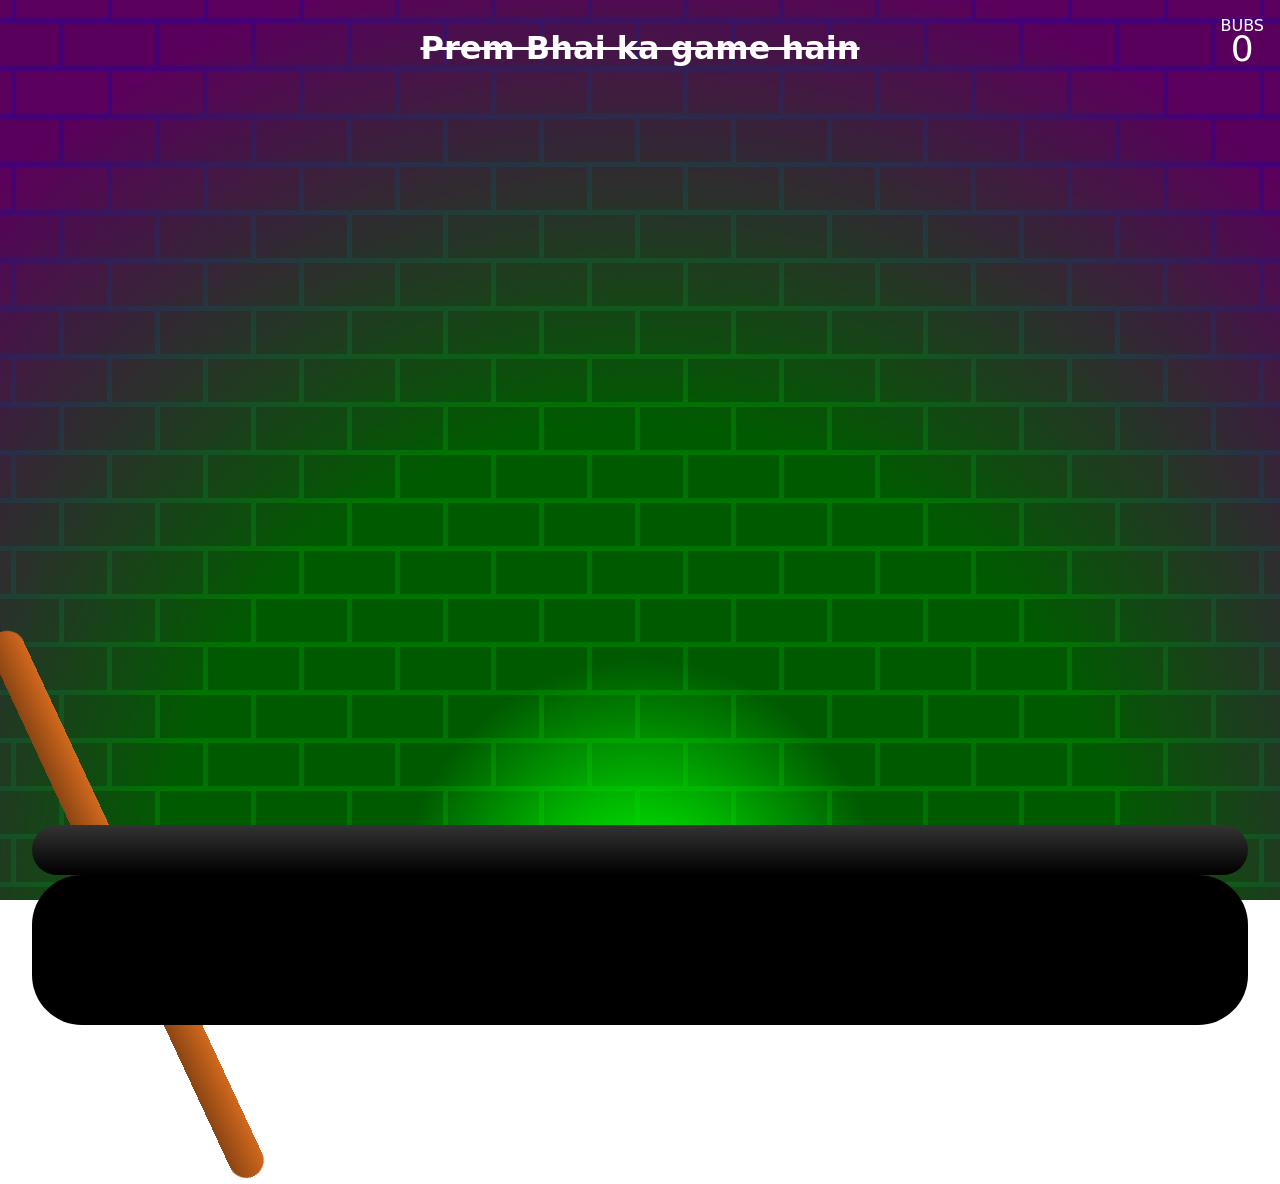
<file: bubblepop.html>
<!DOCTYPE html>
<html lang="en">
<head>
    <meta charset="UTF-8">
    <title>Document</title>
    <link rel="stylesheet" href="bubblrpop.css">
</head>
<body>
    <div id='bricks'></div>
<h1 id='info'>Prem Bhai ka game hain </h1>
<div id='bubble_machine'></div>
<div id='spoon'></div>
<div id='pot'></div>

<div id='bubs_counter'>BUBS<span>0</span></div>
<div id='bubs_timer'>10</div>
<script src="bubblepop.js"></script>
</body>
</html>
</file>
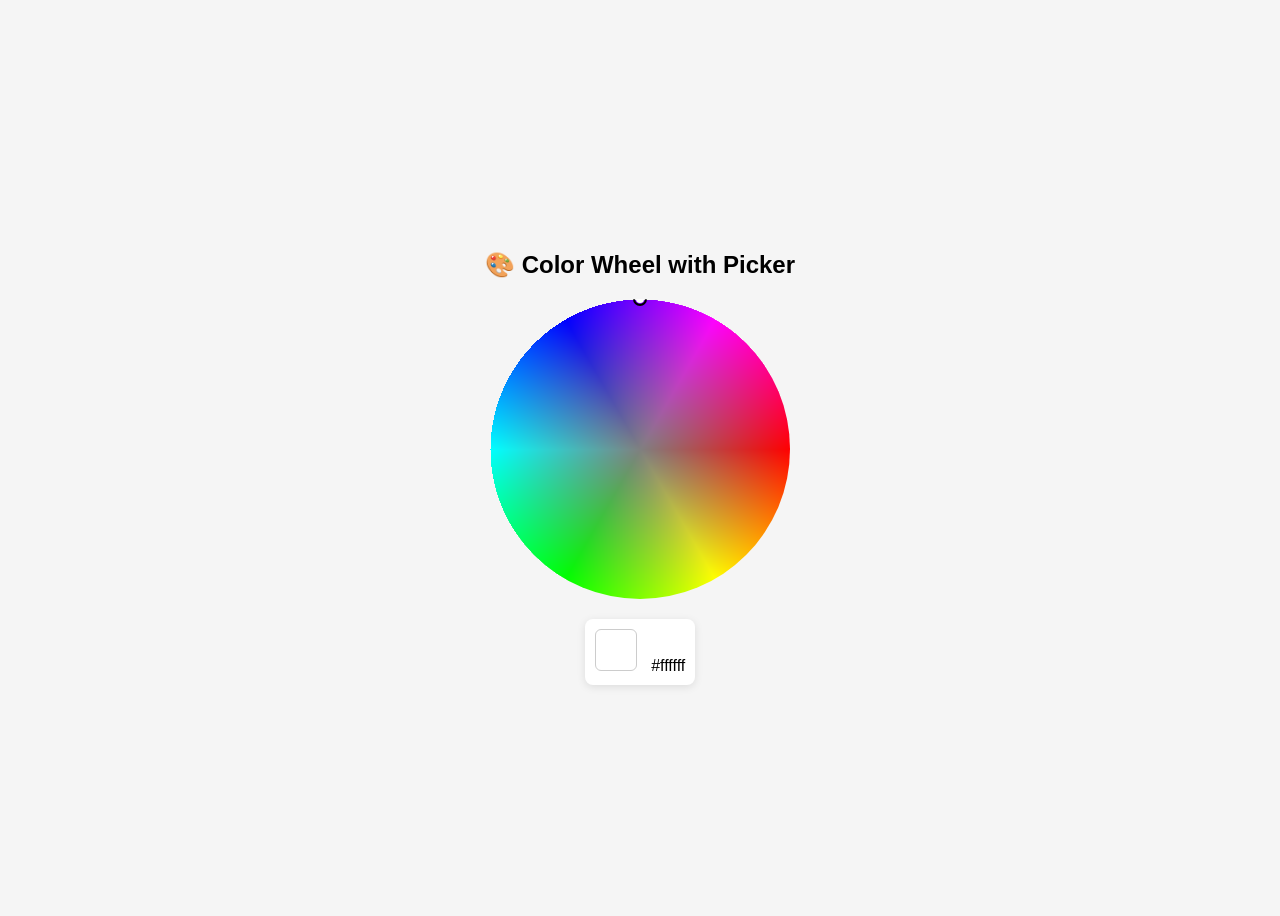
<file: colorwheel.html>
<!DOCTYPE html>
<html lang="en">
<head>
  <meta charset="UTF-8">
  <meta name="viewport" content="width=device-width, initial-scale=1.0">
  <title>Color Wheel with Picker</title>
  <style>
    body {
      display: flex;
      flex-direction: column;
      align-items: center;
      justify-content: center;
      height: 100vh;
      background: #f5f5f5;
      font-family: Arial, sans-serif;
    }
    canvas {
      cursor: crosshair;
      border-radius: 50%;
    }
    .output {
      margin-top: 20px;
      padding: 10px;
      background: white;
      border-radius: 8px;
      box-shadow: 0 2px 8px rgba(0,0,0,0.1);
      text-align: center;
    }
    .color-box {
      width: 40px;
      height: 40px;
      display: inline-block;
      border-radius: 6px;
      border: 1px solid #ccc;
      margin-right: 10px;
    }
  </style>
</head>
<body>
  <h2>🎨 Color Wheel with Picker</h2>
  <canvas id="wheel" width="300" height="300"></canvas>
  <div class="output">
    <span class="color-box" id="preview"></span>
    <span id="hex">#ffffff</span>
  </div>

  <script>
    const canvas = document.getElementById('wheel');
    const ctx = canvas.getContext('2d');
    const radius = canvas.width / 2;
    let picker = {x: radius, y: 0}; // picker starts at top

    // Draw smooth color wheel
    function drawWheel() {
      const image = ctx.createImageData(canvas.width, canvas.height);
      const data = image.data;

      for (let y = 0; y < canvas.height; y++) {
        for (let x = 0; x < canvas.width; x++) {
          const dx = x - radius;
          const dy = y - radius;
          const d = Math.sqrt(dx*dx + dy*dy);

          if (d <= radius) {
            let angle = Math.atan2(dy, dx) * 180 / Math.PI;
            if (angle < 0) angle += 360;
            const color = hslToRgb(angle / 360, d / radius, 0.5);

            const index = (y * canvas.width + x) * 4;
            data[index] = color[0];
            data[index+1] = color[1];
            data[index+2] = color[2];
            data[index+3] = 255;
          }
        }
      }
      ctx.putImageData(image, 0, 0);
    }

    // Convert HSL → RGB
    function hslToRgb(h, s, l) {
      let r, g, b;
      if (s === 0) {
        r = g = b = l; 
      } else {
        const hue2rgb = (p, q, t) => {
          if (t < 0) t += 1;
          if (t > 1) t -= 1;
          if (t < 1/6) return p + (q - p) * 6 * t;
          if (t < 1/2) return q;
          if (t < 2/3) return p + (q - p) * (2/3 - t) * 6;
          return p;
        };
        const q = l < 0.5 ? l * (1 + s) : l + s - l * s;
        const p = 2 * l - q;
        r = hue2rgb(p, q, h + 1/3);
        g = hue2rgb(p, q, h);
        b = hue2rgb(p, q, h - 1/3);
      }
      return [Math.round(r*255), Math.round(g*255), Math.round(b*255)];
    }

    // RGB → HEX
    function rgbToHex(r, g, b) {
      return "#" + [r, g, b].map(v => {
        const hex = v.toString(16);
        return hex.length === 1 ? "0" + hex : hex;
      }).join('');
    }

    // Draw Picker
    function drawPicker() {
      ctx.beginPath();
      ctx.arc(picker.x, picker.y, 6, 0, Math.PI * 2);
      ctx.strokeStyle = "#000";
      ctx.lineWidth = 2;
      ctx.stroke();
      ctx.beginPath();
      ctx.arc(picker.x, picker.y, 4, 0, Math.PI * 2);
      ctx.fillStyle = "#fff";
      ctx.fill();
    }

    // Get color under picker
    function updateColor(x, y) {
      const pixel = ctx.getImageData(x, y, 1, 1).data;
      const hex = rgbToHex(pixel[0], pixel[1], pixel[2]);
      document.getElementById("preview").style.background = hex;
      document.getElementById("hex").textContent = hex;
    }

    // Mouse move picker
    canvas.addEventListener("mousedown", e => {
      function move(ev) {
        const rect = canvas.getBoundingClientRect();
        const x = ev.clientX - rect.left;
        const y = ev.clientY - rect.top;
        const dx = x - radius, dy = y - radius;
        if (Math.sqrt(dx*dx + dy*dy) <= radius) {
          picker.x = x; picker.y = y;
          redraw();
          updateColor(x, y);
        }
      }
      document.addEventListener("mousemove", move);
      document.addEventListener("mouseup", () => {
        document.removeEventListener("mousemove", move);
      }, {once: true});
    });

    function redraw() {
      drawWheel();
      drawPicker();
    }

    // Initialize
    redraw();
    updateColor(picker.x, picker.y);
  </script>
</body>
</html>
</file>
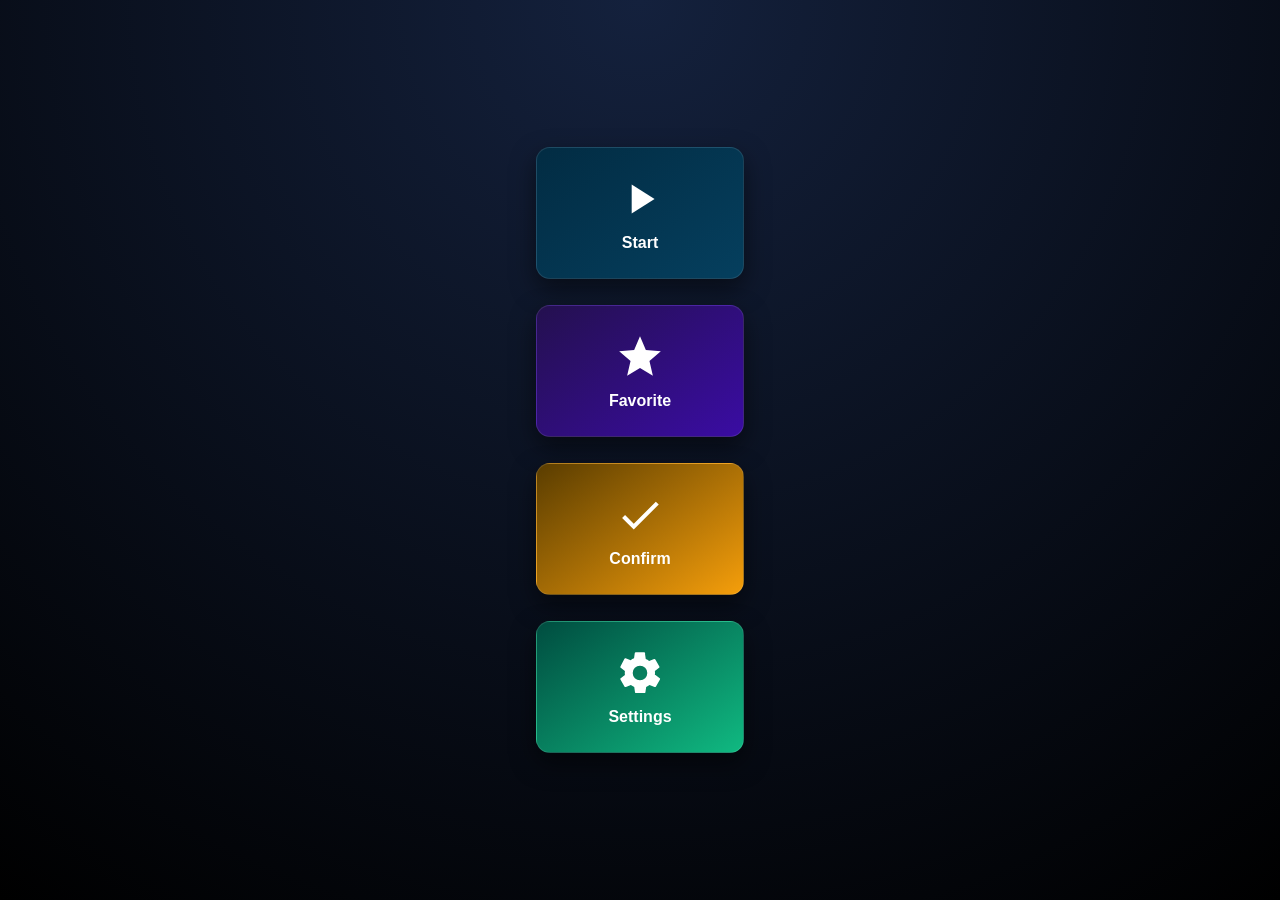
<file: fancybuttons.html>
<!DOCTYPE html>
<html>
<head>
    <title>Page Title</title>
    <link rel="stylesheet" href="fancybutons.css">
</head>
<body>
    <!-- Page content goes here -->
     <main class="wrap">
  <button class="btn-3d btn-1">
    <div class="inner">
      <svg viewBox="0 0 24 24">
        <path d="M8 5v14l11-7z" />
      </svg>
      <div class="label">Start</div>
    </div>
  </button>

  <button class="btn-3d btn-2">
    <div class="inner">
      <svg viewBox="0 0 24 24">
        <path d="M12 17.27 18.18 21l-1.64-7.03L22 9.24l-7.19-.61L12 2 9.19 8.63 2 9.24l5.46 4.73L5.82 21z" />
      </svg>
      <div class="label">Favorite</div>
    </div>
  </button>

  <button class="btn-3d btn-3">
    <div class="inner">
      <svg viewBox="0 0 24 24">
        <path d="M9 16.17 4.83 12l-1.42 1.41L9 19 21 7l-1.41-1.41z" />
      </svg>
      <div class="label">Confirm</div>
    </div>
  </button>

  <button class="btn-3d btn-4">
    <div class="inner">
      <svg viewBox="0 0 24 24">
        <path d="M19.14 12.94c.04-.31.06-.63.06-.94s-.02-.63-.06-.94l2.03-1.58a.5.5 0 0 0 .12-.64l-1.92-3.32a.5.5 0 0 0-.6-.22l-2.39.96a7.025 7.025 0 0 0-1.62-.94l-.36-2.54A.5.5 0 0 0 14 2h-4a.5.5 0 0 0-.5.42l-.36 2.54c-.59.23-1.13.54-1.62.94l-2.39-.96a.5.5 0 0 0-.6.22L2.61 8.84a.5.5 0 0 0 .12.64l2.03 1.58c-.04.31-.06.63-.06.94s.02.63.06.94l-2.03 1.58a.5.5 0 0 0-.12.64l1.92 3.32c.14.24.43.34.7.22l2.39-.96c.49.4 1.03.71 1.62.94l.36 2.54a.5.5 0 0 0 .5.42h4a.5.5 0 0 0 .5-.42l.36-2.54c.59-.23 1.13-.54 1.62-.94l2.39.96c.27.11.56.02.7-.22l1.92-3.32a.5.5 0 0 0-.12-.64l-2.03-1.58zM12 15.5A3.5 3.5 0 1 1 15.5 12 3.5 3.5 0 0 1 12 15.5z" />
      </svg>
      <div class="label">Settings</div>
    </div>
  </button>
</main>
<script src="fancybuttons.js"></script>
</body>
</html>
</file>
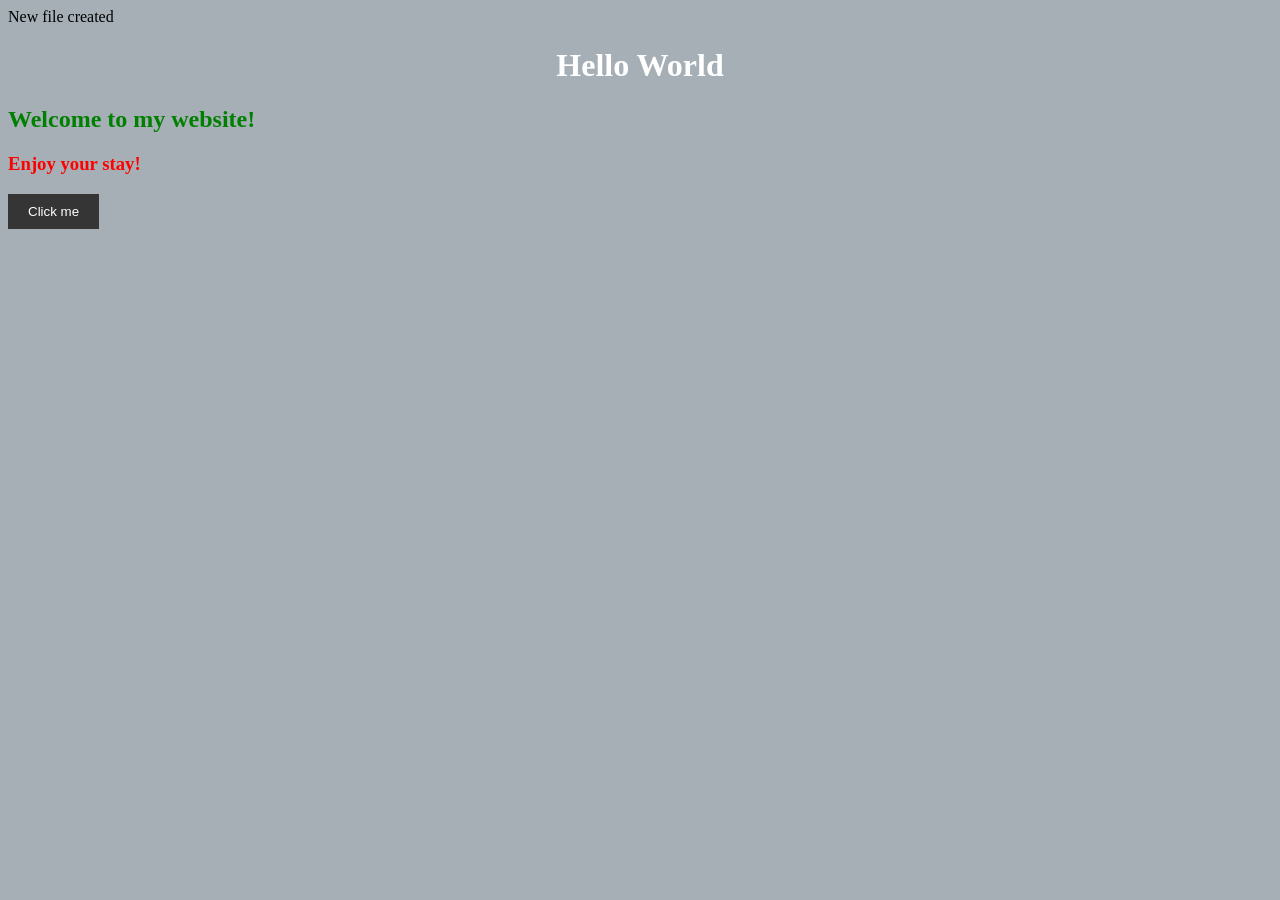
<file: html.html>
<!DOCTYPE html>
<html lang="en">
<head>
    <meta charset="UTF-8">
    <title>Document</title>
    <link rel="stylesheet" href="css.css">
</head>
<body>
    <div>New file created</div>
    <h1>Hello World</h1>
    <h2>Welcome to my website!</h2>
    <h3>Enjoy your stay!</h3>
    <script>
        const transition = {
            duration: 500,
            easing: 'ease-in-out',
            transition: 'opacity'
        }
    </script>
    <button style="background-color: rgb(54, 53, 53);">Click me</button>
</body>
</html>
</file>
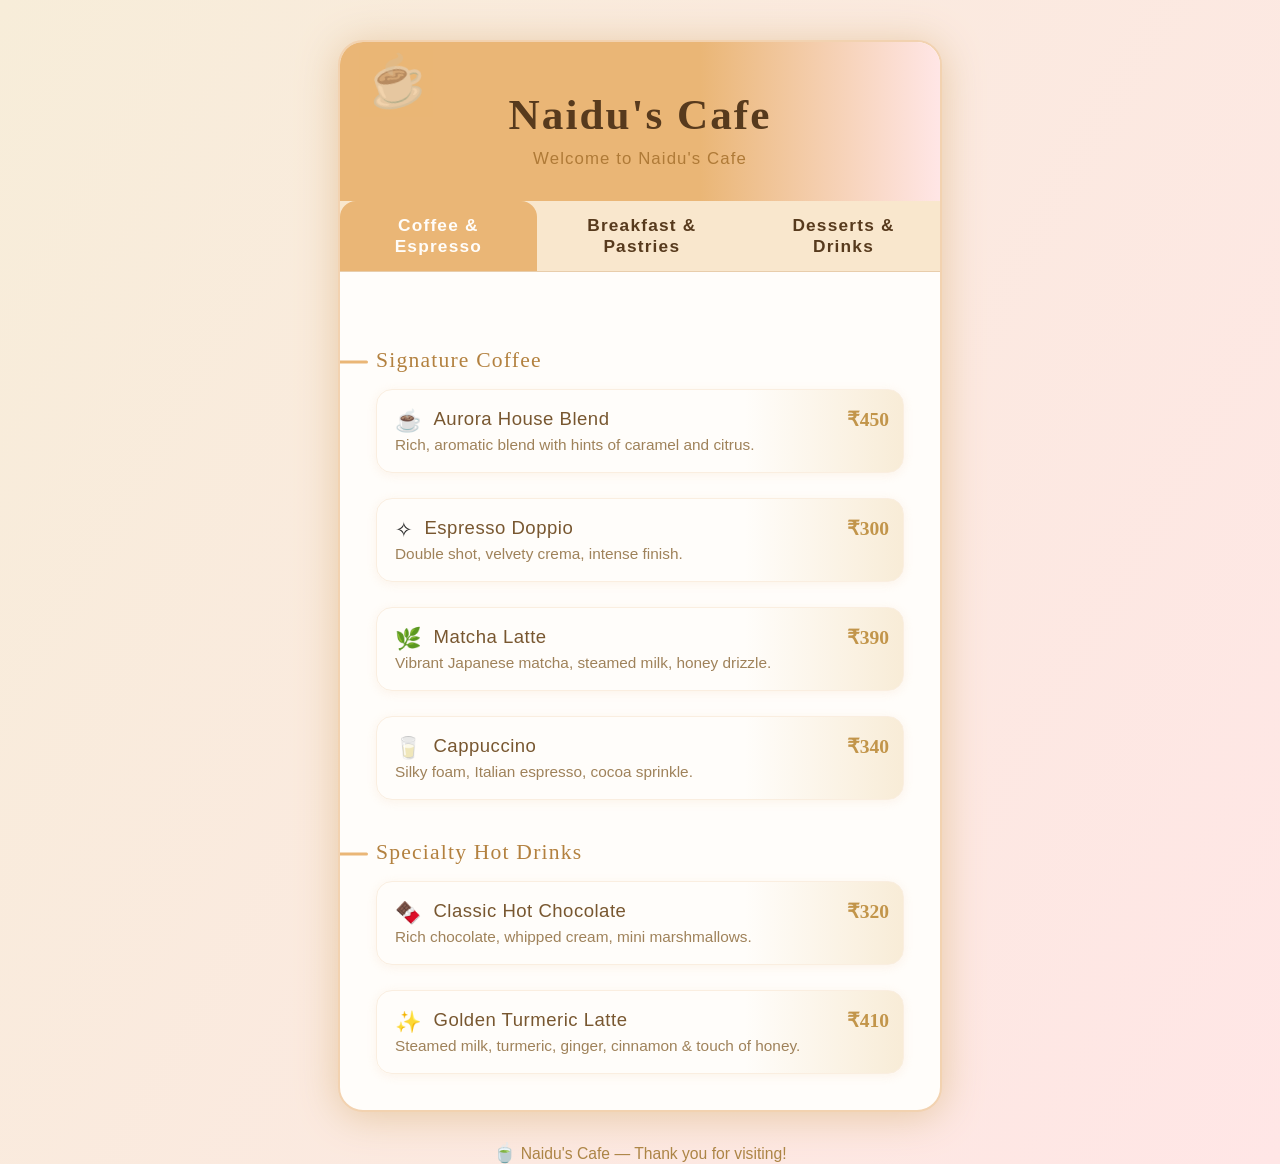
<file: Mycafe-menu.html>
<!DOCTYPE html>
<html lang="en">
<head>
  <meta charset="UTF-8">
  <title> Naidu's Cafe</title>
  <meta name="viewport" content="width=device-width, initial-scale=1.0">
  <style>
    /* General styles */
    body {
      margin: 0;
      padding: 0;
      font-family: 'Segoe UI', 'Montserrat', 'Helvetica Neue', Arial, sans-serif;
      background: linear-gradient(120deg, #f7edd9 0%, #ffe6e6 100%);
      color: #2b2b2b;
    }

    .menu-container {
      max-width: 600px;
      background: #fffdfa;
      margin: 40px auto 20px auto;
      border-radius: 25px;
      box-shadow: 0 4px 40px 0 #e6c8a3;
      overflow: hidden;
      border: 2px solid #f2d2b0;
      position: relative;
    }

    header {
      background: linear-gradient(90deg, #eab676 60%, #ffe6e6 100%);
      color: #573a1d;
      padding: 48px 24px 32px 24px;
      text-align: center;
      position: relative;
    }

    header::before {
      content: "☕";
      font-size: 48px;
      position: absolute;
      top: 12px;
      left: 26px;
      opacity: 0.4;
      transform: rotate(-15deg);
    }

    header h1 {
      font-family: 'Playfair Display', serif;
      font-size: 2.7rem;
      margin: 0 0 6px 0;
      letter-spacing: 2px;
    }

    header h3 {
      margin: 10px 0 0 0;
      font-weight: 400;
      font-size: 1.05rem;
      color: #af7a37;
      letter-spacing: 1.1px;
      font-family: 'Montserrat', sans-serif;
    }

    nav.menu-nav {
      display: flex;
      justify-content: center;
      background: #f9e7cd;
      border-bottom: 1.5px solid #e8cdab;
      font-family: 'Montserrat', sans-serif;
      box-sizing: border-box;
    }
    nav.menu-nav button {
      background: none;
      border: none;
      padding: 14px 32px;
      margin: 0;
      font-size: 1.08rem;
      color: #573a1d;
      cursor: pointer;
      outline: none;
      letter-spacing: 1.2px;
      transition: background 0.18s,color 0.2s;
      font-weight: bold;
    }
    nav.menu-nav button.active, nav.menu-nav button:hover {
      background: #eab676;
      color: #fffdfa;
      border-radius: 16px 16px 0 0;
    }

    .menu-page {
      display: none;
      animation: fadein 0.6s;
      padding: 36px 36px;
    }
    .menu-page.active {
      display: block;
    }
    @keyframes fadein {
      from { opacity: 0; transform: translateY(20px);}
      to   { opacity: 1; transform: translateY(0);}
    }

    .section-title {
      font-family: 'Playfair Display', serif;
      color: #b3813f;
      font-size: 1.35rem;
      margin: 40px 0 16px 0;
      text-align: left;
      position: relative;
      letter-spacing: 1.2px;
    }
    .section-title::before {
      content: '';
      display: inline-block;
      width: 32px;
      height: 3px;
      background: #eab676;
      border-radius: 2px;
      position: absolute;
      left: -40px;
      top: 55%;
      transform: translateY(-50%);
    }
    .menu-list {
      display: flex;
      flex-direction: column;
      gap: 25px;
    }
    .menu-item {
      display: flex;
      justify-content: space-between;
      align-items: flex-start;
      padding: 18px 14px 18px 18px;
      background: linear-gradient(90deg,#fffdfa 70%,#f8ecd7 100%);
      border-radius: 16px;
      box-shadow: 0 2px 10px #faeee0a8;
      transition: box-shadow 0.2s;
      border: 1.2px solid #faeee0;
      margin-bottom: 0;
      position: relative;
      overflow: visible;
    }
    .menu-item:hover {
      box-shadow: 0 4px 20px 0 #f5e0bc;
      border: 1.2px solid #f3e3d0;
    }
    .menu-item .item-name {
      font-size: 1.16rem;
      font-weight: 500;
      font-family: 'Montserrat',sans-serif;
      color:#785730;
      letter-spacing: 0.5px;
    }
    .menu-item .item-desc {
      color: #9f825a;
      font-size: 0.96rem;
      margin-top: 2px;
      font-family: 'Segoe UI Light', 'Montserrat', verdana, sans-serif;
      margin-bottom: 0;
    }
    .menu-item .item-price {
      font-family: 'Playfair Display', serif;
      font-size: 1.22rem;
      color: #c2954a;
      font-weight: 700;
      margin-left: 14px;
      min-width: 68px;
      text-align: right;
    }
    /* Little cup/sweet icons, use emoji */
    .menu-item .item-emoji {
      font-size: 1.33em; margin-right: 7px; vertical-align: middle;
    }

    /* Responsive styles */
    @media (max-width: 700px) {
      .menu-container {max-width: 97%; margin: 10px;}
      .menu-page {padding: 22px 7px;}
    }
    @media (max-width: 430px) {
      header h1 { font-size: 2rem;}
      .section-title {font-size: 1.08rem;}
      .menu-item .item-name {font-size: 1.01rem;}
      .menu-item .item-desc { font-size: 0.83rem;}
      nav.menu-nav button {font-size: 0.98rem; padding: 8px 8px;}
    }
  </style>
</head>
<body>
  <div class="menu-container">
    <header>
      <h1>Naidu's Cafe</h1>
      <h3>Welcome to Naidu's Cafe</h3>
    </header>
    <nav class="menu-nav">
      <button class="active" onclick="showMenuPage(0)">Coffee & Espresso</button>
      <button onclick="showMenuPage(1)">Breakfast & Pastries</button>
      <button onclick="showMenuPage(2)">Desserts & Drinks</button>
    </nav>
    <!-- Coffee & Espresso Page -->
    <section class="menu-page active">
      <div class="section-title">Signature Coffee</div>
      <div class="menu-list">
        <div class="menu-item">
          <span>
            <span class="item-emoji">☕</span>
            <span class="item-name">Aurora House Blend</span>
            <div class="item-desc">Rich, aromatic blend with hints of caramel and citrus.</div>
          </span>
          <span class="item-price">₹450</span>
        </div>
        <div class="menu-item">
          <span>
            <span class="item-emoji">✧</span>
            <span class="item-name">Espresso Doppio</span>
            <div class="item-desc">Double shot, velvety crema, intense finish.</div>
          </span>
          <span class="item-price">₹300</span>
        </div>
        <div class="menu-item">
          <span>
            <span class="item-emoji">🌿</span>
            <span class="item-name">Matcha Latte</span>
            <div class="item-desc">Vibrant Japanese matcha, steamed milk, honey drizzle.</div>
          </span>
          <span class="item-price">₹390</span>
        </div>
        <div class="menu-item">
          <span>
            <span class="item-emoji">🥛</span>
            <span class="item-name">Cappuccino</span>
            <div class="item-desc">Silky foam, Italian espresso, cocoa sprinkle.</div>
          </span>
          <span class="item-price">₹340</span>
        </div>
      </div>
      <div class="section-title">Specialty Hot Drinks</div>
      <div class="menu-list">
        <div class="menu-item">
          <span>
            <span class="item-emoji">🍫</span>
            <span class="item-name">Classic Hot Chocolate</span>
            <div class="item-desc">Rich chocolate, whipped cream, mini marshmallows.</div>
          </span>
          <span class="item-price">₹320</span>
        </div>
        <div class="menu-item">
          <span>
            <span class="item-emoji">✨</span>
            <span class="item-name">Golden Turmeric Latte</span>
            <div class="item-desc">Steamed milk, turmeric, ginger, cinnamon & touch of honey.</div>
          </span>
          <span class="item-price">₹410</span>
        </div>
      </div>
    </section>
    <!-- Breakfast & Pastries Page -->
    <section class="menu-page">
      <div class="section-title">Morning Starts</div>
      <div class="menu-list">
        <div class="menu-item">
          <span>
            <span class="item-emoji">🥐</span>
            <span class="item-name">Classic Croissant</span>
            <div class="item-desc">Flaky French pastry, made fresh daily with real butter.</div>
          </span>
          <span class="item-price">₹250</span>
        </div>
        <div class="menu-item">
          <span>
            <span class="item-emoji">🍳</span>
            <span class="item-name">Smoked Salmon Bagel</span>
            <div class="item-desc">Cream cheese, dill, capers, and smoked salmon on toasted bagel.</div>
          </span>
          <span class="item-price">₹690</span>
        </div>
        <div class="menu-item">
          <span>
            <span class="item-emoji">🥓</span>
            <span class="item-name">Aurora Sunrise Sandwich</span>
            <div class="item-desc">Brioche bun, egg, bacon, cheddar, house aioli.</div>
          </span>
          <span class="item-price">₹560</span>
        </div>
      </div>
      <div class="section-title">Bakery Selection</div>
      <div class="menu-list">
        <div class="menu-item">
          <span>
            <span class="item-emoji">🍞</span>
            <span class="item-name">Banana Walnut Bread</span>
            <div class="item-desc">Moist & nutty, classic crowd-pleaser.</div>
          </span>
          <span class="item-price">₹270</span>
        </div>
        <div class="menu-item">
          <span>
            <span class="item-emoji">🫐</span>
            <span class="item-name">Blueberry Muffin</span>
            <div class="item-desc">Bursting with local blueberries, sprinkled with sugar top.</div>
          </span>
          <span class="item-price">₹230</span>
        </div>
      </div>
    </section>
    <!-- Desserts & Drinks Page -->
    <section class="menu-page">
      <div class="section-title">Sweet Treats</div>
      <div class="menu-list">
        <div class="menu-item">
          <span>
            <span class="item-emoji">🍰</span>
            <span class="item-name">Lemon Drizzle Cake</span>
            <div class="item-desc">Light sponge, tart lemon icing, candied zest.</div>
          </span>
          <span class="item-price">₹380</span>
        </div>
        <div class="menu-item">
          <span>
            <span class="item-emoji">🍮</span>
            <span class="item-name">Crème Brûlée</span>
            <div class="item-desc">Vanilla custard, caramelized sugar top.</div>
          </span>
          <span class="item-price">₹420</span>
        </div>
        <div class="menu-item">
          <span>
            <span class="item-emoji">🍪</span>
            <span class="item-name">Cookie Assortment</span>
            <div class="item-desc">Choose: Choc chip, Macadamia, Oatmeal Raisin.</div>
          </span>
          <span class="item-price">₹190</span>
        </div>
      </div>
      <div class="section-title">Cool Drinks</div>
      <div class="menu-list">
        <div class="menu-item">
          <span>
            <span class="item-emoji">🧋</span>
            <span class="item-name">Iced Caramel Latte</span>
            <div class="item-desc">Espresso, caramel, cold milk, served over ice.</div>
          </span>
          <span class="item-price">₹400</span>
        </div>
        <div class="menu-item">
          <span>
            <span class="item-emoji">🍓</span>
            <span class="item-name">Berry Smoothie</span>
            <div class="item-desc">Strawberry, raspberry, blueberry, Greek yogurt.</div>
          </span>
          <span class="item-price">₹440</span>
        </div>
        <div class="menu-item">
          <span>
            <span class="item-emoji">🥤</span>
            <span class="item-name">Sparkling Lemonade</span>
            <div class="item-desc">House-made fresh, sweet-tart, sparkling finish.</div>
          </span>
          <span class="item-price">₹290</span>
        </div>
      </div>
    </section>
  </div>
  <footer style="text-align:center; margin-top:12px; font-size:0.98rem; color:#ab8343;">
    <div style="padding-top:10px;">
      <span style="font-size:1.2em;">&#127861;</span>
      <span>Naidu's Cafe — Thank you for visiting!</span>
    </div>
  </footer>
  <script>
    function showMenuPage(idx) {
      const pages = document.querySelectorAll('.menu-page');
      pages.forEach((page, i) => {
        page.classList.toggle('active', i === idx);
      });
      // Toggle nav buttons
      const navBtns = document.querySelectorAll('.menu-nav button');
      navBtns.forEach((btn, i) => {
        btn.classList.toggle('active', i === idx);
      });
    }
  </script>
</body>
</html>
</file>
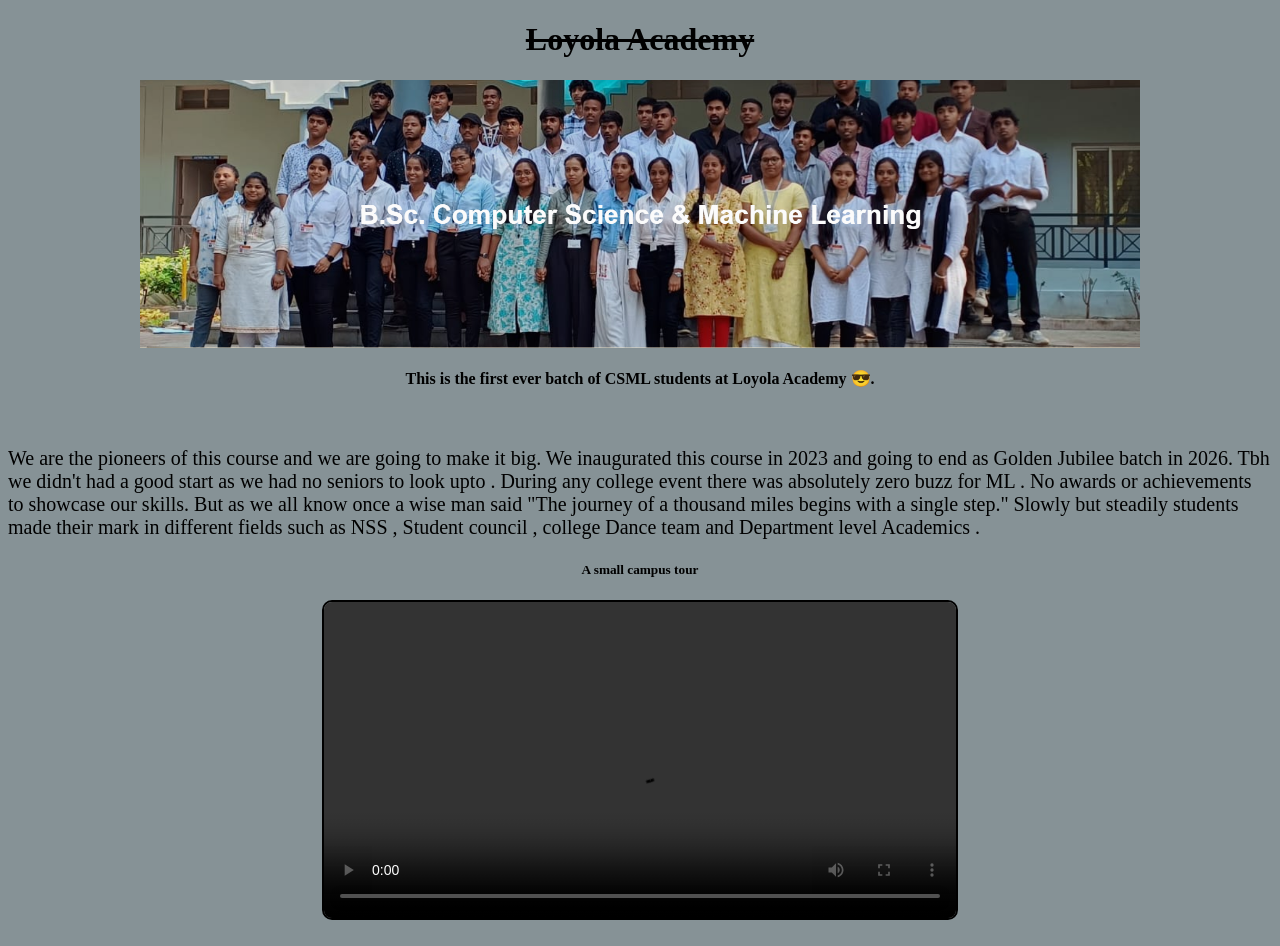
<file: prac.html>
<!DOCTYPE html>
<html lang="en">
<head>
    <meta charset="UTF-8">
    <title>Untitled Document</title>
    <meta name="viewport" content="width=device-width, initial-scale=1.0">
    <link rel="stylesheet" href="prac.css">
</head>
<body>
    <h1>Loyola Academy</h1>
    <img src = "csml.png" alt = "CSML" width = "1000"/>
    <h4> This is the first ever batch of CSML students at Loyola Academy 😎. </h4>
    <br>
    <p> We are the pioneers of this course and we are going to make it big. We inaugurated this course in 2023 and going to end as Golden Jubilee batch in 2026. Tbh we didn't had a good start as we had no seniors to look upto . During any college event there was absolutely zero buzz for ML . No awards or achievements to showcase our skills. But as we all know once a wise man said "The journey of a thousand miles begins with a single step." Slowly but steadily students made their mark in different fields such as NSS , Student council , college Dance team and Department level Academics .</p>
    <h5> A small campus tour</h5>
    <video class="video" controls src ="https://loyolaacademy.edu.in/wp-content/uploads/2025/02/Website-Video.mp4"></video>
    <br>
</body>
</html>
</file>
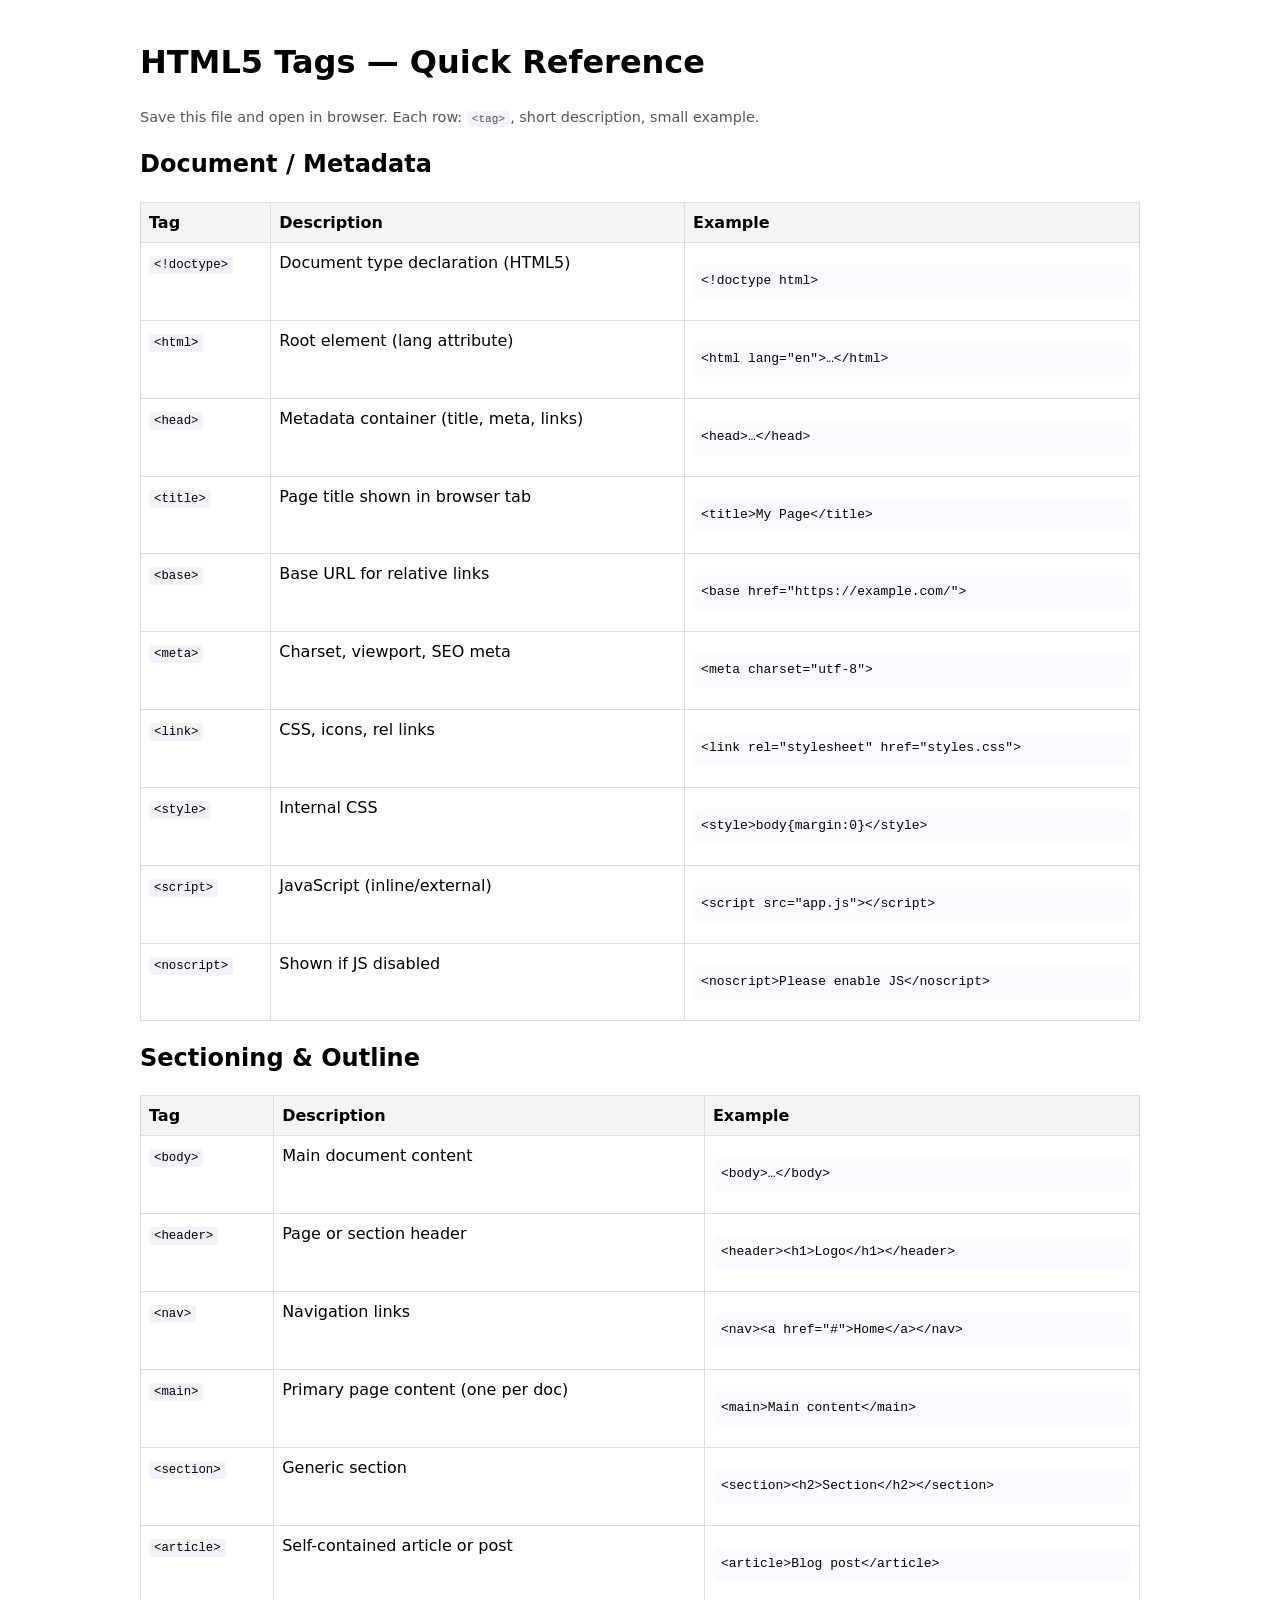
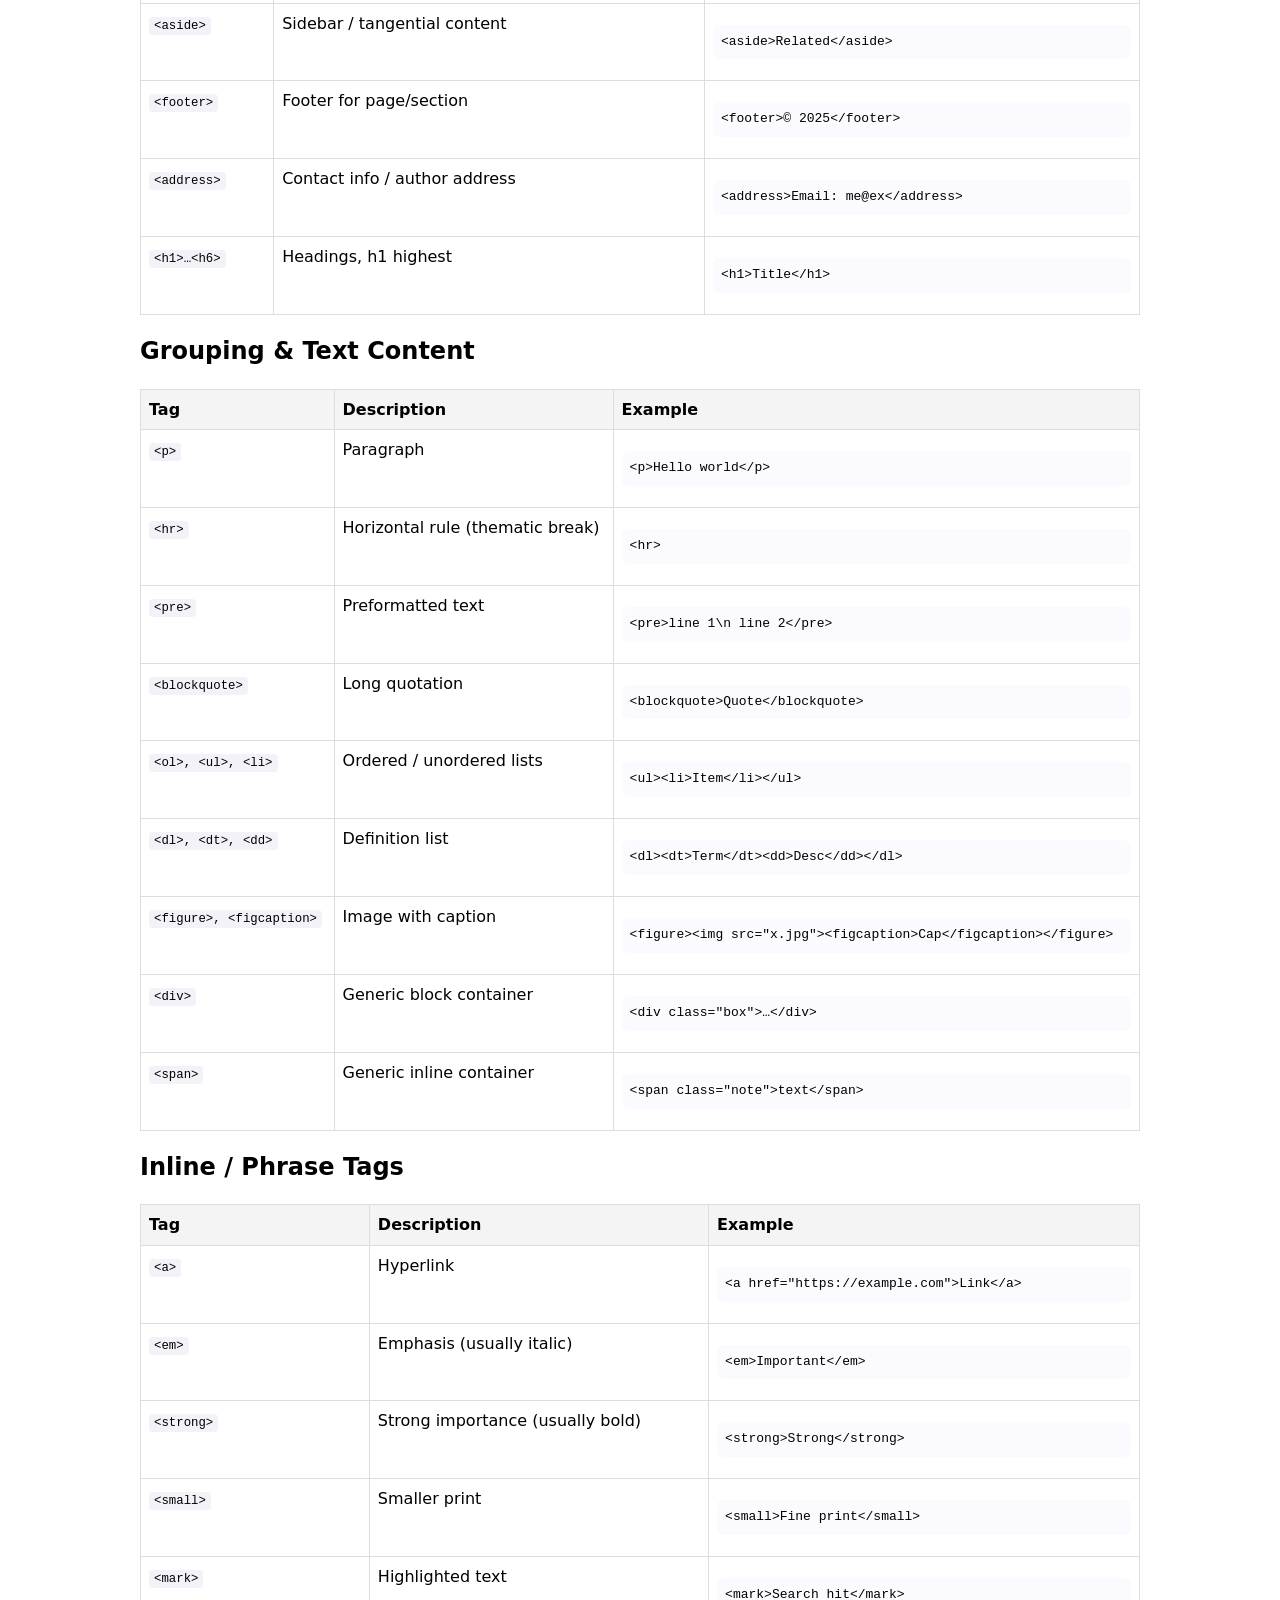
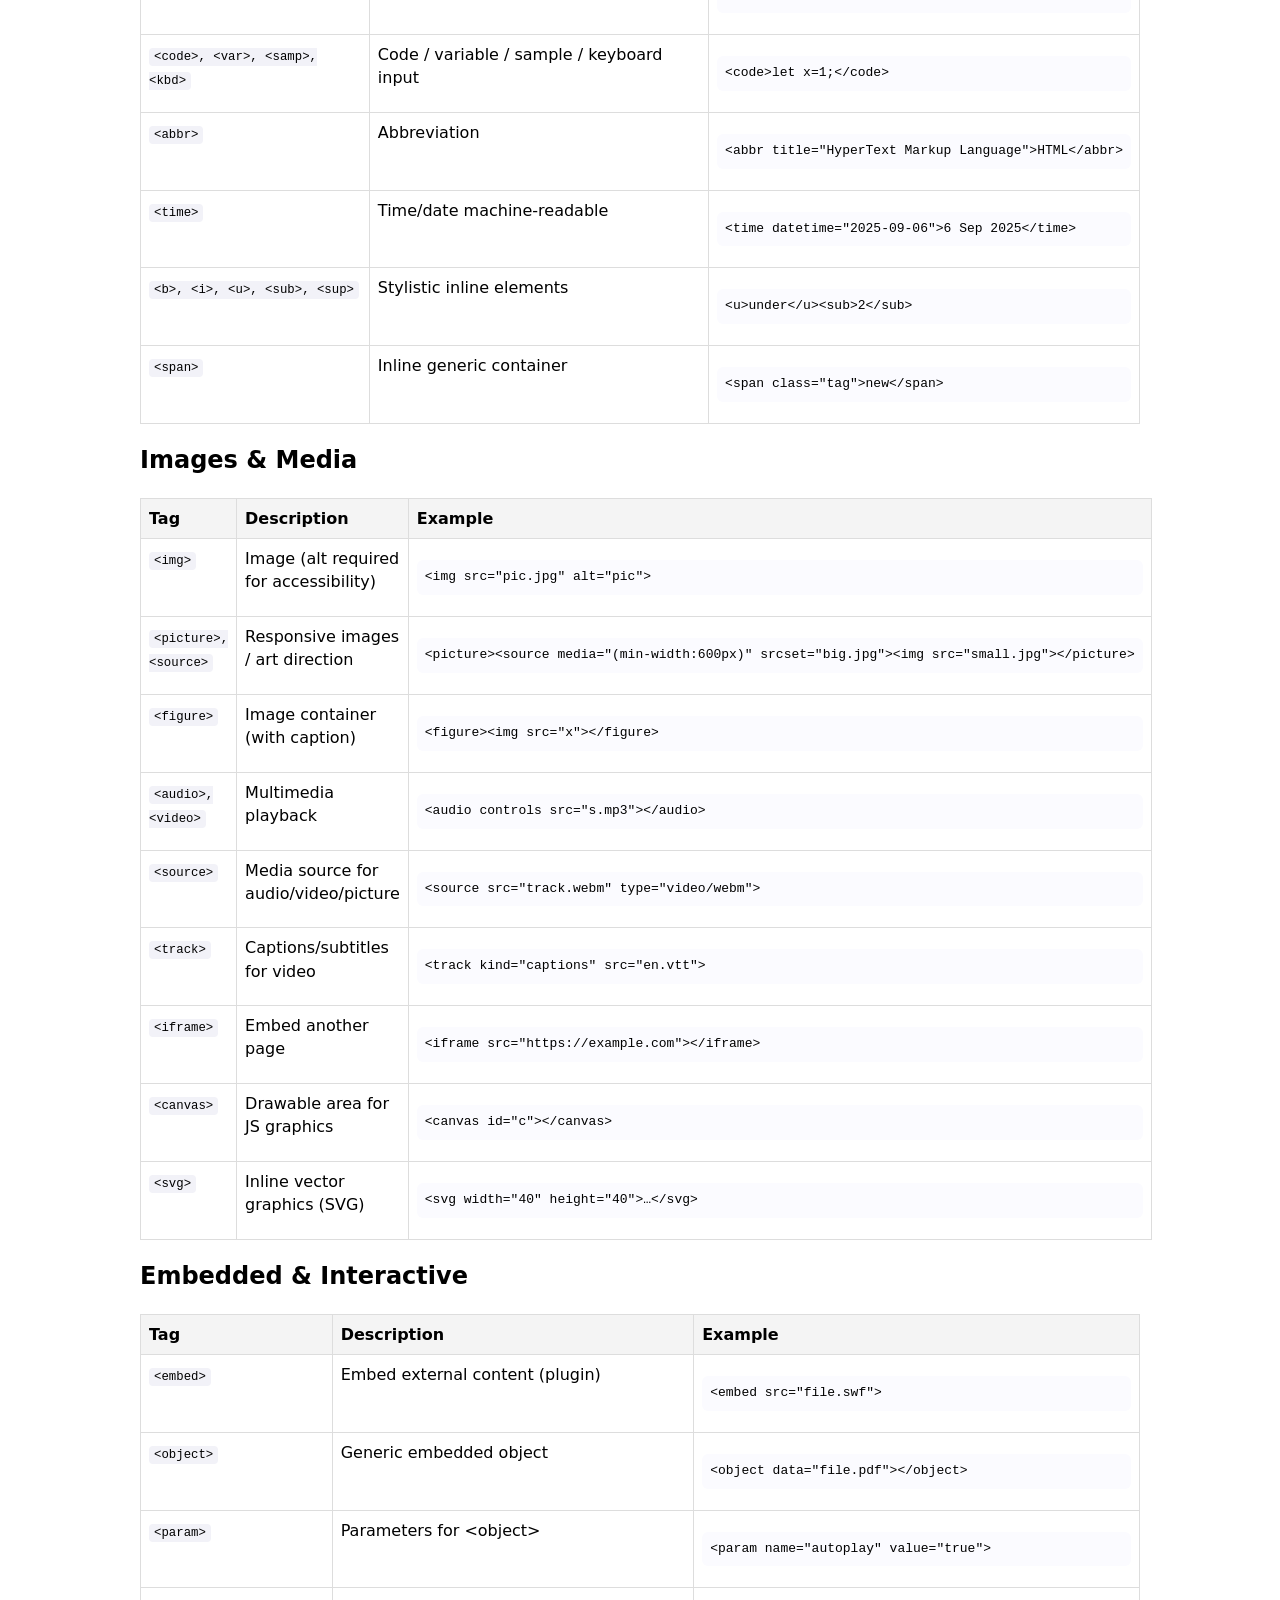
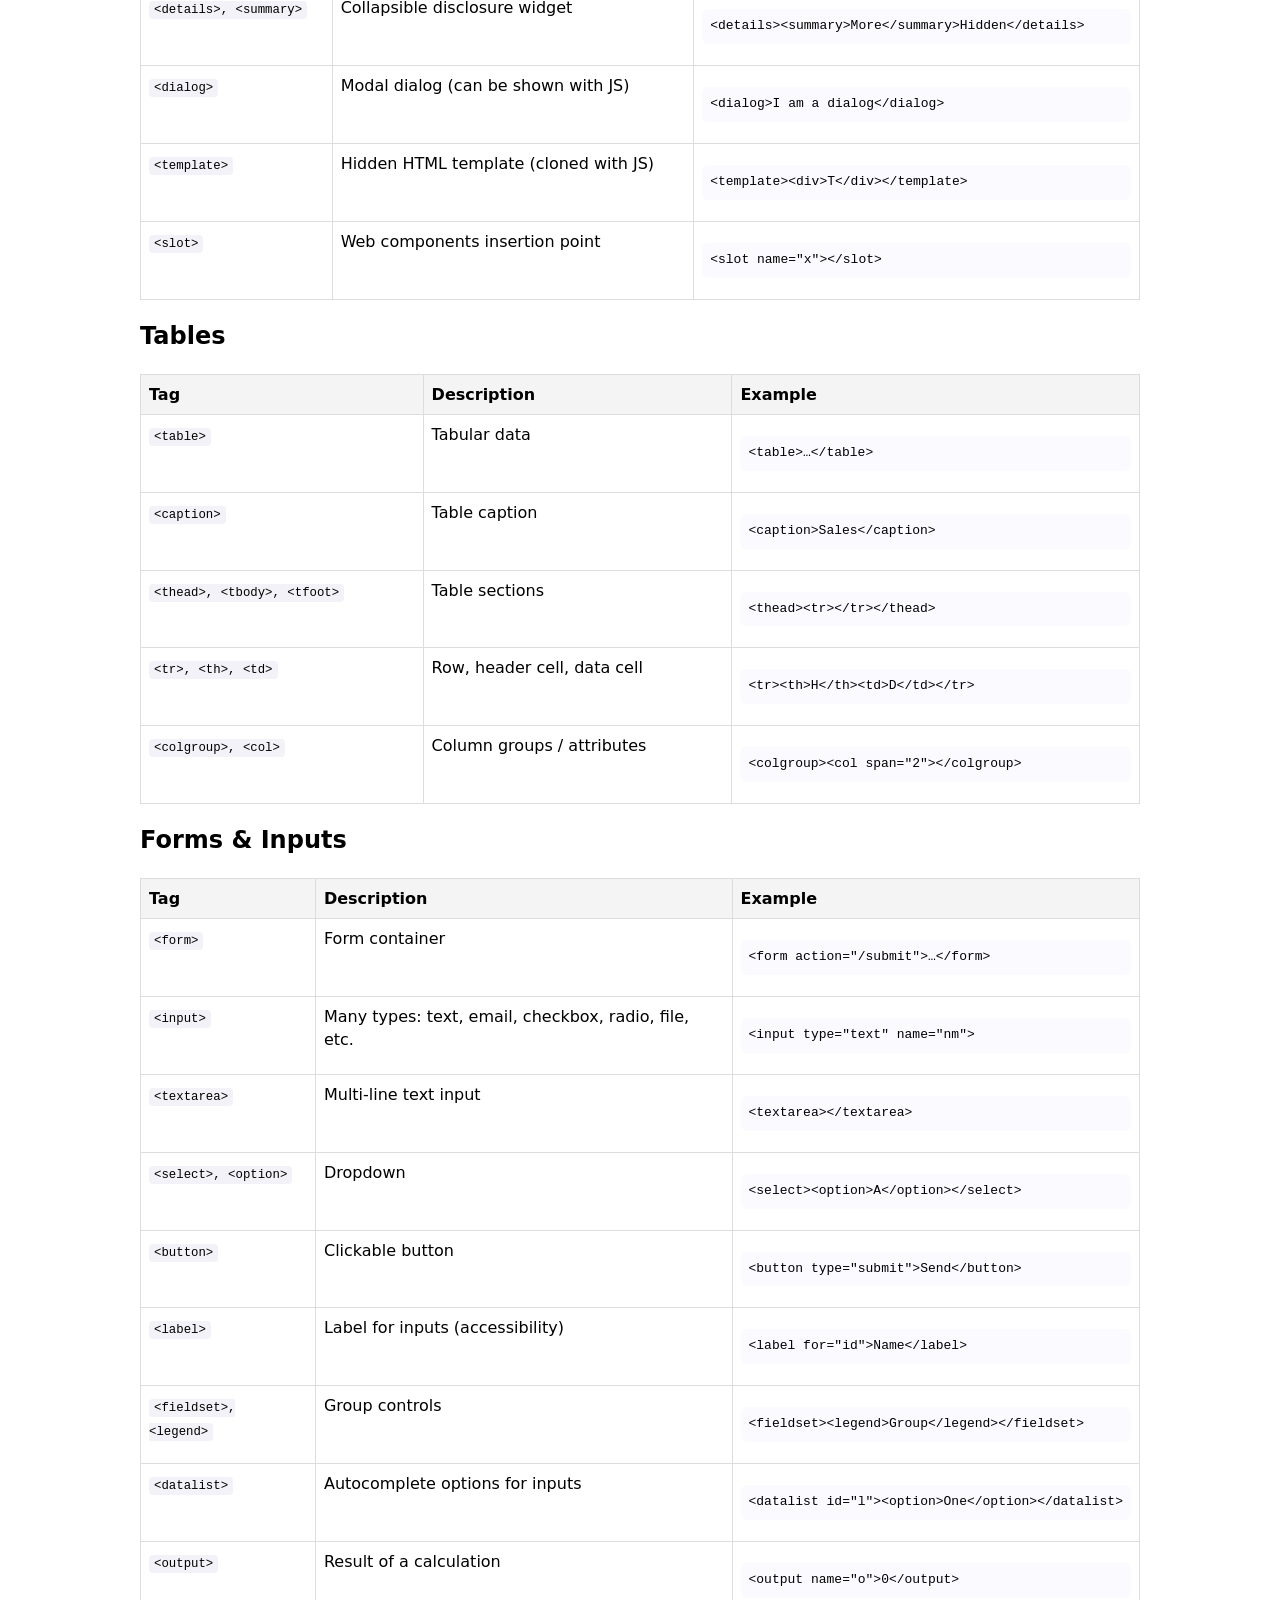
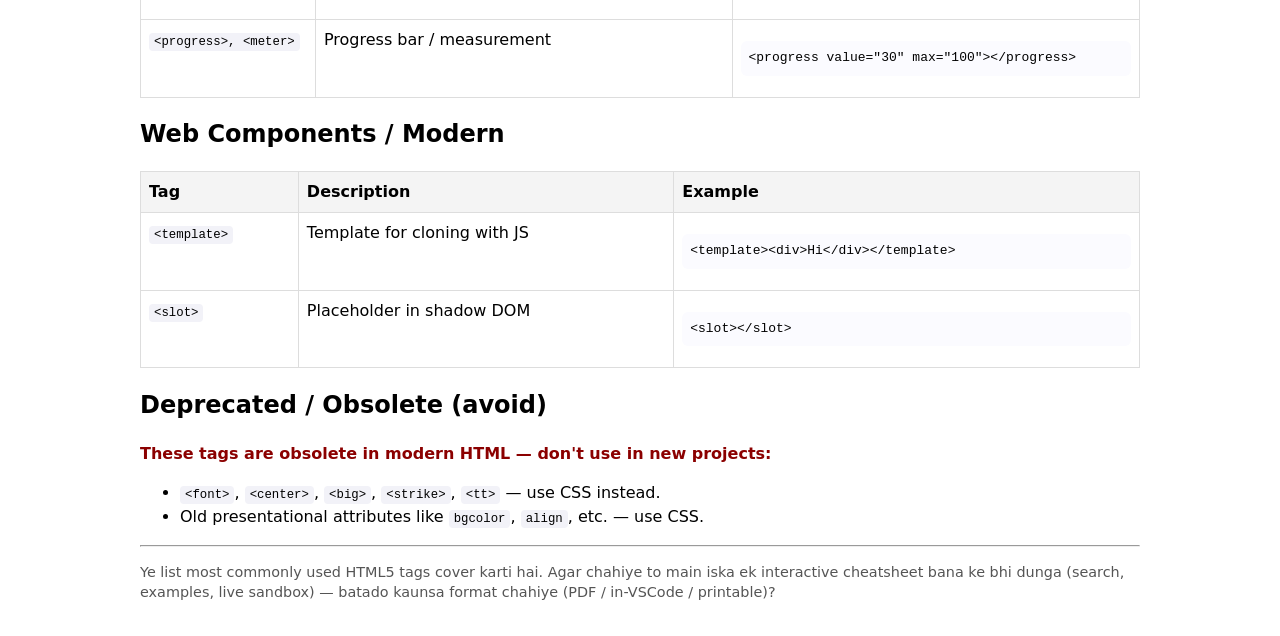
<file: pracml.html>
<!doctype html>
<html lang="en">
<head>
  <meta charset="utf-8" />
  <meta name="viewport" content="width=device-width,initial-scale=1" />
  <title>HTML5 Tags Reference — Quick Guide</title>
  <style>
    body { font-family: system-ui, Arial; line-height:1.45; padding:20px; max-width:1000px; margin:auto; }
    h1,h2 { margin-top:1.2rem; }
    table { width:100%; border-collapse:collapse; margin-bottom:1.2rem; }
    th,td { border:1px solid #ddd; padding:8px; vertical-align:top; }
    th { background:#f4f4f4; text-align:left; }
    code { background:#f2f2f8; padding:2px 5px; border-radius:4px; font-size:0.95em; }
    pre { background:#fbfbff; padding:8px; border-radius:6px; overflow:auto; }
    .small { font-size:0.9em; color:#555; }
    .deprecated { color:darkred; font-weight:bold; }
  </style>
</head>
<body>
  <h1>HTML5 Tags — Quick Reference</h1>
  <p class="small">Save this file and open in browser. Each row: <code>&lt;tag&gt;</code>, short description, small example.</p>

  <h2>Document / Metadata</h2>
  <table>
    <tr><th>Tag</th><th>Description</th><th>Example</th></tr>
    <tr><td><code>&lt;!doctype&gt;</code></td><td>Document type declaration (HTML5)</td><td><pre>&lt;!doctype html&gt;</pre></td></tr>
    <tr><td><code>&lt;html&gt;</code></td><td>Root element (lang attribute)</td><td><pre>&lt;html lang="en"&gt;…&lt;/html&gt;</pre></td></tr>
    <tr><td><code>&lt;head&gt;</code></td><td>Metadata container (title, meta, links)</td><td><pre>&lt;head&gt;…&lt;/head&gt;</pre></td></tr>
    <tr><td><code>&lt;title&gt;</code></td><td>Page title shown in browser tab</td><td><pre>&lt;title&gt;My Page&lt;/title&gt;</pre></td></tr>
    <tr><td><code>&lt;base&gt;</code></td><td>Base URL for relative links</td><td><pre>&lt;base href="https://example.com/"&gt;</pre></td></tr>
    <tr><td><code>&lt;meta&gt;</code></td><td>Charset, viewport, SEO meta</td><td><pre>&lt;meta charset="utf-8"&gt;</pre></td></tr>
    <tr><td><code>&lt;link&gt;</code></td><td>CSS, icons, rel links</td><td><pre>&lt;link rel="stylesheet" href="styles.css"&gt;</pre></td></tr>
    <tr><td><code>&lt;style&gt;</code></td><td>Internal CSS</td><td><pre>&lt;style&gt;body{margin:0}&lt;/style&gt;</pre></td></tr>
    <tr><td><code>&lt;script&gt;</code></td><td>JavaScript (inline/external)</td><td><pre>&lt;script src="app.js"&gt;&lt;/script&gt;</pre></td></tr>
    <tr><td><code>&lt;noscript&gt;</code></td><td>Shown if JS disabled</td><td><pre>&lt;noscript&gt;Please enable JS&lt;/noscript&gt;</pre></td></tr>
  </table>

  <h2>Sectioning & Outline</h2>
  <table>
    <tr><th>Tag</th><th>Description</th><th>Example</th></tr>
    <tr><td><code>&lt;body&gt;</code></td><td>Main document content</td><td><pre>&lt;body&gt;…&lt;/body&gt;</pre></td></tr>
    <tr><td><code>&lt;header&gt;</code></td><td>Page or section header</td><td><pre>&lt;header&gt;&lt;h1&gt;Logo&lt;/h1&gt;&lt;/header&gt;</pre></td></tr>
    <tr><td><code>&lt;nav&gt;</code></td><td>Navigation links</td><td><pre>&lt;nav&gt;&lt;a href="#"&gt;Home&lt;/a&gt;&lt;/nav&gt;</pre></td></tr>
    <tr><td><code>&lt;main&gt;</code></td><td>Primary page content (one per doc)</td><td><pre>&lt;main&gt;Main content&lt;/main&gt;</pre></td></tr>
    <tr><td><code>&lt;section&gt;</code></td><td>Generic section</td><td><pre>&lt;section&gt;&lt;h2&gt;Section&lt;/h2&gt;&lt;/section&gt;</pre></td></tr>
    <tr><td><code>&lt;article&gt;</code></td><td>Self-contained article or post</td><td><pre>&lt;article&gt;Blog post&lt;/article&gt;</pre></td></tr>
    <tr><td><code>&lt;aside&gt;</code></td><td>Sidebar / tangential content</td><td><pre>&lt;aside&gt;Related&lt;/aside&gt;</pre></td></tr>
    <tr><td><code>&lt;footer&gt;</code></td><td>Footer for page/section</td><td><pre>&lt;footer&gt;© 2025&lt;/footer&gt;</pre></td></tr>
    <tr><td><code>&lt;address&gt;</code></td><td>Contact info / author address</td><td><pre>&lt;address&gt;Email: me@ex&lt;/address&gt;</pre></td></tr>
    <tr><td><code>&lt;h1&gt;…&lt;h6&gt;</code></td><td>Headings, h1 highest</td><td><pre>&lt;h1&gt;Title&lt;/h1&gt;</pre></td></tr>
  </table>

  <h2>Grouping & Text Content</h2>
  <table>
    <tr><th>Tag</th><th>Description</th><th>Example</th></tr>
    <tr><td><code>&lt;p&gt;</code></td><td>Paragraph</td><td><pre>&lt;p&gt;Hello world&lt;/p&gt;</pre></td></tr>
    <tr><td><code>&lt;hr&gt;</code></td><td>Horizontal rule (thematic break)</td><td><pre>&lt;hr&gt;</pre></td></tr>
    <tr><td><code>&lt;pre&gt;</code></td><td>Preformatted text</td><td><pre>&lt;pre&gt;line 1\n line 2&lt;/pre&gt;</pre></td></tr>
    <tr><td><code>&lt;blockquote&gt;</code></td><td>Long quotation</td><td><pre>&lt;blockquote&gt;Quote&lt;/blockquote&gt;</pre></td></tr>
    <tr><td><code>&lt;ol&gt;, &lt;ul&gt;, &lt;li&gt;</code></td><td>Ordered / unordered lists</td><td><pre>&lt;ul&gt;&lt;li&gt;Item&lt;/li&gt;&lt;/ul&gt;</pre></td></tr>
    <tr><td><code>&lt;dl&gt;, &lt;dt&gt;, &lt;dd&gt;</code></td><td>Definition list</td><td><pre>&lt;dl&gt;&lt;dt&gt;Term&lt;/dt&gt;&lt;dd&gt;Desc&lt;/dd&gt;&lt;/dl&gt;</pre></td></tr>
    <tr><td><code>&lt;figure&gt;, &lt;figcaption&gt;</code></td><td>Image with caption</td><td><pre>&lt;figure&gt;&lt;img src=&quot;x.jpg&quot;&gt;&lt;figcaption&gt;Cap&lt;/figcaption&gt;&lt;/figure&gt;</pre></td></tr>
    <tr><td><code>&lt;div&gt;</code></td><td>Generic block container</td><td><pre>&lt;div class=&quot;box&quot;&gt;…&lt;/div&gt;</pre></td></tr>
    <tr><td><code>&lt;span&gt;</code></td><td>Generic inline container</td><td><pre>&lt;span class=&quot;note&quot;&gt;text&lt;/span&gt;</pre></td></tr>
  </table>

  <h2>Inline / Phrase Tags</h2>
  <table>
    <tr><th>Tag</th><th>Description</th><th>Example</th></tr>
    <tr><td><code>&lt;a&gt;</code></td><td>Hyperlink</td><td><pre>&lt;a href=&quot;https://example.com&quot;&gt;Link&lt;/a&gt;</pre></td></tr>
    <tr><td><code>&lt;em&gt;</code></td><td>Emphasis (usually italic)</td><td><pre>&lt;em&gt;Important&lt;/em&gt;</pre></td></tr>
    <tr><td><code>&lt;strong&gt;</code></td><td>Strong importance (usually bold)</td><td><pre>&lt;strong&gt;Strong&lt;/strong&gt;</pre></td></tr>
    <tr><td><code>&lt;small&gt;</code></td><td>Smaller print</td><td><pre>&lt;small&gt;Fine print&lt;/small&gt;</pre></td></tr>
    <tr><td><code>&lt;mark&gt;</code></td><td>Highlighted text</td><td><pre>&lt;mark&gt;Search hit&lt;/mark&gt;</pre></td></tr>
    <tr><td><code>&lt;code&gt;, &lt;var&gt;, &lt;samp&gt;, &lt;kbd&gt;</code></td><td>Code / variable / sample / keyboard input</td><td><pre>&lt;code&gt;let x=1;&lt;/code&gt;</pre></td></tr>
    <tr><td><code>&lt;abbr&gt;</code></td><td>Abbreviation</td><td><pre>&lt;abbr title=&quot;HyperText Markup Language&quot;&gt;HTML&lt;/abbr&gt;</pre></td></tr>
    <tr><td><code>&lt;time&gt;</code></td><td>Time/date machine-readable</td><td><pre>&lt;time datetime=&quot;2025-09-06&quot;&gt;6 Sep 2025&lt;/time&gt;</pre></td></tr>
    <tr><td><code>&lt;b&gt;, &lt;i&gt;, &lt;u&gt;, &lt;sub&gt;, &lt;sup&gt;</code></td><td>Stylistic inline elements</td><td><pre>&lt;u&gt;under&lt;/u&gt;&lt;sub&gt;2&lt;/sub&gt;</pre></td></tr>
    <tr><td><code>&lt;span&gt;</code></td><td>Inline generic container</td><td><pre>&lt;span class=&quot;tag&quot;&gt;new&lt;/span&gt;</pre></td></tr>
  </table>

  <h2>Images & Media</h2>
  <table>
    <tr><th>Tag</th><th>Description</th><th>Example</th></tr>
    <tr><td><code>&lt;img&gt;</code></td><td>Image (alt required for accessibility)</td><td><pre>&lt;img src=&quot;pic.jpg&quot; alt=&quot;pic&quot;&gt;</pre></td></tr>
    <tr><td><code>&lt;picture&gt;, &lt;source&gt;</code></td><td>Responsive images / art direction</td><td><pre>&lt;picture&gt;&lt;source media=&quot;(min-width:600px)&quot; srcset=&quot;big.jpg&quot;&gt;&lt;img src=&quot;small.jpg&quot;&gt;&lt;/picture&gt;</pre></td></tr>
    <tr><td><code>&lt;figure&gt;</code></td><td>Image container (with caption)</td><td><pre>&lt;figure&gt;&lt;img src=&quot;x&quot;&gt;&lt;/figure&gt;</pre></td></tr>
    <tr><td><code>&lt;audio&gt;, &lt;video&gt;</code></td><td>Multimedia playback</td><td><pre>&lt;audio controls src=&quot;s.mp3&quot;&gt;&lt;/audio&gt;</pre></td></tr>
    <tr><td><code>&lt;source&gt;</code></td><td>Media source for audio/video/picture</td><td><pre>&lt;source src=&quot;track.webm&quot; type=&quot;video/webm&quot;&gt;</pre></td></tr>
    <tr><td><code>&lt;track&gt;</code></td><td>Captions/subtitles for video</td><td><pre>&lt;track kind=&quot;captions&quot; src=&quot;en.vtt&quot;&gt;</pre></td></tr>
    <tr><td><code>&lt;iframe&gt;</code></td><td>Embed another page</td><td><pre>&lt;iframe src=&quot;https://example.com&quot;&gt;&lt;/iframe&gt;</pre></td></tr>
    <tr><td><code>&lt;canvas&gt;</code></td><td>Drawable area for JS graphics</td><td><pre>&lt;canvas id=&quot;c&quot;&gt;&lt;/canvas&gt;</pre></td></tr>
    <tr><td><code>&lt;svg&gt;</code></td><td>Inline vector graphics (SVG)</td><td><pre>&lt;svg width=&quot;40&quot; height=&quot;40&quot;&gt;…&lt;/svg&gt;</pre></td></tr>
  </table>

  <h2>Embedded & Interactive</h2>
  <table>
    <tr><th>Tag</th><th>Description</th><th>Example</th></tr>
    <tr><td><code>&lt;embed&gt;</code></td><td>Embed external content (plugin)</td><td><pre>&lt;embed src=&quot;file.swf&quot;&gt;</pre></td></tr>
    <tr><td><code>&lt;object&gt;</code></td><td>Generic embedded object</td><td><pre>&lt;object data=&quot;file.pdf&quot;&gt;&lt;/object&gt;</pre></td></tr>
    <tr><td><code>&lt;param&gt;</code></td><td>Parameters for &lt;object&gt;</td><td><pre>&lt;param name=&quot;autoplay&quot; value=&quot;true&quot;&gt;</pre></td></tr>
    <tr><td><code>&lt;details&gt;, &lt;summary&gt;</code></td><td>Collapsible disclosure widget</td><td><pre>&lt;details&gt;&lt;summary&gt;More&lt;/summary&gt;Hidden&lt;/details&gt;</pre></td></tr>
    <tr><td><code>&lt;dialog&gt;</code></td><td>Modal dialog (can be shown with JS)</td><td><pre>&lt;dialog&gt;I am a dialog&lt;/dialog&gt;</pre></td></tr>
    <tr><td><code>&lt;template&gt;</code></td><td>Hidden HTML template (cloned with JS)</td><td><pre>&lt;template&gt;&lt;div&gt;T&lt;/div&gt;&lt;/template&gt;</pre></td></tr>
    <tr><td><code>&lt;slot&gt;</code></td><td>Web components insertion point</td><td><pre>&lt;slot name=&quot;x&quot;&gt;&lt;/slot&gt;</pre></td></tr>
  </table>

  <h2>Tables</h2>
  <table>
    <tr><th>Tag</th><th>Description</th><th>Example</th></tr>
    <tr><td><code>&lt;table&gt;</code></td><td>Tabular data</td><td><pre>&lt;table&gt;…&lt;/table&gt;</pre></td></tr>
    <tr><td><code>&lt;caption&gt;</code></td><td>Table caption</td><td><pre>&lt;caption&gt;Sales&lt;/caption&gt;</pre></td></tr>
    <tr><td><code>&lt;thead&gt;, &lt;tbody&gt;, &lt;tfoot&gt;</code></td><td>Table sections</td><td><pre>&lt;thead&gt;&lt;tr&gt;&lt;/tr&gt;&lt;/thead&gt;</pre></td></tr>
    <tr><td><code>&lt;tr&gt;, &lt;th&gt;, &lt;td&gt;</code></td><td>Row, header cell, data cell</td><td><pre>&lt;tr&gt;&lt;th&gt;H&lt;/th&gt;&lt;td&gt;D&lt;/td&gt;&lt;/tr&gt;</pre></td></tr>
    <tr><td><code>&lt;colgroup&gt;, &lt;col&gt;</code></td><td>Column groups / attributes</td><td><pre>&lt;colgroup&gt;&lt;col span=&quot;2&quot;&gt;&lt;/colgroup&gt;</pre></td></tr>
  </table>

  <h2>Forms & Inputs</h2>
  <table>
    <tr><th>Tag</th><th>Description</th><th>Example</th></tr>
    <tr><td><code>&lt;form&gt;</code></td><td>Form container</td><td><pre>&lt;form action=&quot;/submit&quot;&gt;…&lt;/form&gt;</pre></td></tr>
    <tr><td><code>&lt;input&gt;</code></td><td>Many types: text, email, checkbox, radio, file, etc.</td><td><pre>&lt;input type=&quot;text&quot; name=&quot;nm&quot;&gt;</pre></td></tr>
    <tr><td><code>&lt;textarea&gt;</code></td><td>Multi-line text input</td><td><pre>&lt;textarea&gt;&lt;/textarea&gt;</pre></td></tr>
    <tr><td><code>&lt;select&gt;, &lt;option&gt;</code></td><td>Dropdown</td><td><pre>&lt;select&gt;&lt;option&gt;A&lt;/option&gt;&lt;/select&gt;</pre></td></tr>
    <tr><td><code>&lt;button&gt;</code></td><td>Clickable button</td><td><pre>&lt;button type=&quot;submit&quot;&gt;Send&lt;/button&gt;</pre></td></tr>
    <tr><td><code>&lt;label&gt;</code></td><td>Label for inputs (accessibility)</td><td><pre>&lt;label for=&quot;id&quot;&gt;Name&lt;/label&gt;</pre></td></tr>
    <tr><td><code>&lt;fieldset&gt;, &lt;legend&gt;</code></td><td>Group controls</td><td><pre>&lt;fieldset&gt;&lt;legend&gt;Group&lt;/legend&gt;&lt;/fieldset&gt;</pre></td></tr>
    <tr><td><code>&lt;datalist&gt;</code></td><td>Autocomplete options for inputs</td><td><pre>&lt;datalist id=&quot;l&quot;&gt;&lt;option&gt;One&lt;/option&gt;&lt;/datalist&gt;</pre></td></tr>
    <tr><td><code>&lt;output&gt;</code></td><td>Result of a calculation</td><td><pre>&lt;output name=&quot;o&quot;&gt;0&lt;/output&gt;</pre></td></tr>
    <tr><td><code>&lt;progress&gt;, &lt;meter&gt;</code></td><td>Progress bar / measurement</td><td><pre>&lt;progress value=&quot;30&quot; max=&quot;100&quot;&gt;&lt;/progress&gt;</pre></td></tr>
  </table>

  <h2>Web Components / Modern</h2>
  <table>
    <tr><th>Tag</th><th>Description</th><th>Example</th></tr>
    <tr><td><code>&lt;template&gt;</code></td><td>Template for cloning with JS</td><td><pre>&lt;template&gt;&lt;div&gt;Hi&lt;/div&gt;&lt;/template&gt;</pre></td></tr>
    <tr><td><code>&lt;slot&gt;</code></td><td>Placeholder in shadow DOM</td><td><pre>&lt;slot&gt;&lt;/slot&gt;</pre></td></tr>
  </table>

  <h2>Deprecated / Obsolete (avoid)</h2>
  <p class="deprecated">These tags are obsolete in modern HTML — don't use in new projects:</p>
  <ul>
    <li><code>&lt;font&gt;</code>, <code>&lt;center&gt;</code>, <code>&lt;big&gt;</code>, <code>&lt;strike&gt;</code>, <code>&lt;tt&gt;</code> — use CSS instead.</li>
    <li>Old presentational attributes like <code>bgcolor</code>, <code>align</code>, etc. — use CSS.</li>
  </ul>

  <hr>
  <p class="small">Ye list most commonly used HTML5 tags cover karti hai. Agar chahiye to main iska ek interactive cheatsheet bana ke bhi dunga (search, examples, live sandbox) — batado kaunsa format chahiye (PDF / in-VSCode / printable)?</p>
</body>
</html>
</file>
<file: bubblrpop.css>
:root {
	--bubbles: url('https://contentservice.mc.reyrey.net/image_v1.0.0/?id=fd9933b3-b13a-51d7-bd23-72e3cce8d659&637975576050571648');
}

html {
	max-height: 100vh;
	background: url('https://icecric.news/wp-content/uploads/2023/03/Virat-Kohli-1.webp'), 
		radial-gradient(75vw 75vw at 50% 100%, Lime, Green 25% 50%, indigo);
	background-size: auto auto;
	background-position: 50% 100%;
	background-repeat: no-repeat;
	background-attachment: fixed;
	background-blend-mode: overlay;
	FONT-FAMILY: SYSTEM-UI;
	overflow: hidden;
}

#bricks {
	--units: 1.5vmax;
	--brick1: #CC0000;
	--brick2: #DD0000;
	--lines: #565656;
	--gp-ln: 50%/calc(var(--units) * 10) calc(var(--units) * 5);
	--gp-cn: 50%/calc(var(--units) * 5) calc(var(--units) * 5);
	height: 100vh;
	background: 
		repeating-conic-gradient(from 90deg at 95% 55%, var(--lines) 0% 25%, #fff0 0% 100%) var(--gp-cn), 
		repeating-linear-gradient(180deg, var(--lines) 0 5%, #fff0 0 50%, var(--lines) 0 55%, var(--brick2) 0 100% ) var(--gp-ln), 
		repeating-linear-gradient(90deg, var(--brick1) 0 47.5%, var(--lines) 0 50%, var(--brick1) 0 97.5%, var(--lines) 0 100% ) var(--gp-ln);
	inset: 0;
	position: fixed;
	z-index: -1;
	mix-blend-mode: overlay;
	opacity: .3;
	pointer-events: none;
}

body {
	margin: 0;
	padding: 0;
}

h1 {
	position: relative;
	max-width: 450px;
	text-align: center;
	color: WHITE;
	border-radius: 5px;
	display: block;
	margin: 2rem auto;
	line-height: 100%;  
	user-select: none;
    text-decoration: line-through;
}

#bubble_machine {
	position: fixed;
	left: 6vw;
	bottom: 25px;
	width: 88vw;
	height: 100vh;
	z-index: 9999;
	pointer-events: none;
}

.bubble {
	width: 100px;
	aspect-ratio: 1 / 1;  
	position: absolute;
	top: 100%;
	left: 0;
	pointer-events: all;
	user-select: none;
	cursor: pointer;
	display: grid;
	place-items: center;
	filter: drop-shadow(0px 3px 3px rgba(0,0,0,.05));
	transform: translateX(-50%);
	animation: bubble_float 10s linear forwards;
}
@keyframes bubble_float {
	100% { 
		top: -130px; 
		transform: translateX(-50%); 
	}
}
.bubble:after {
	content:'';
	width: 100%;
	height:100%;
	position: absolute;
	left: 0;
	top: 0;
	background-image: var(--bubbles);
	background-size: auto 100%;
	background-position: 0 0;
}
.pop_bubble {
	pointer-events: none !important;
}
.pop_bubble:after {
	animation: pop_bubble .3s steps(6) forwards;
}
@keyframes pop_bubble {
	100% { 
		transform: scale(2);
		background-position: -600% 0;
	}
}

#pot {
	width: 95vw;
	height:50px;
	border-radius: 50px;
	background: linear-gradient(to bottom, #333, black);
	position: fixed;
	bottom: 25px;
	left: 2.5vw;	
	z-index: 99999;
	pointer-events: none;
}

#pot:after {
	content: '';
	width: 95vw;
	height:150px;
	border-radius: 50px;
	background: black;
	position: absolute;
	top: 100%;
	left: 0;
}

#spoon {
	width: 600px;
	height: 35px;
	background: linear-gradient(to bottom, chocolate, saddlebrown);
	border-radius: 25px;
	position: absolute;
	left: 0px;
	bottom: 250px;
	transform-origin: 0% 17.5px;
	transform: rotate(65deg);
	animation: spoon 15s linear infinite;
	pointer-events: none;
}
@keyframes spoon {
	25% {
		bottom: 200px;
	}
	50% {
		left: 100%;
		transform: rotate(115deg);
	}
	75% {
		bottom: 300px;
	}
}

#bubs_counter {
	position: fixed;
	top: 1rem;
	right: 1rem;
	color: white;

}
#bubs_counter span {
	display: block;
	text-align: center;
	font-size: 36px;
	line-height: 75%;
}

#bubs_timer {
	font-size: 550px;
	position: fixed;
	top: 50%;
	left: 50%;
	transform: translate(-50%,-50%);
	color: black;
	font-weight: 900;
	text-shadow: 5px 5px lime;
	opacity: .3;
	user-select: none;
	pointer-events: none;
	display: none;
}
.show_timer {
	display: block !important;
}
</file>
<file: fancybutons.css>
:root {
  --bg: #0f1724;
  --accent1: #06b6d4;
  --accent2: #7c3aed;
  --accent3: #f59e0b;
  --accent4: #10b981;
  --light: #fff;
  font-family: Inter, system-ui, sans-serif;
}
body {
  margin: 0;
  display: flex;
  align-items: center;
  justify-content: center;
  height: 100vh;
  background: radial-gradient(circle at top, #14213d, #000);
  color: var(--light);
}
.wrap {
  display: grid;
  grid-template-columns: repeat(auto-fit, minmax(220px, 1fr));
  gap: 24px;
}
.btn-3d {
  background: none;
  border: none;
  perspective: 1000px;
  cursor: pointer;
  position: relative;
}
.inner {
  background: rgba(255, 255, 255, 0.05);
  border: 1px solid rgba(255, 255, 255, 0.1);
  border-radius: 14px;
  height: 130px;
  display: flex;
  flex-direction: column;
  align-items: center;
  justify-content: center;
  gap: 10px;
  transform-style: preserve-3d;
  transition: transform 0.4s cubic-bezier(0.18, 0.9, 0.32, 1), box-shadow 0.3s;
  box-shadow: 0 10px 25px rgba(0, 0, 0, 0.5);
}
.btn-3d:hover .inner {
  transform: rotateX(12deg) rotateY(-10deg) translateY(-8px);
  box-shadow: 0 15px 30px rgba(0, 0, 0, 0.6);
}
.btn-3d:active .inner {
  transform: translateY(2px) scale(0.97);
}
.label {
  font-weight: 600;
  font-size: 16px;
  color: var(--light);
}
svg {
  width: 50px;
  height: 50px;
  fill: var(--light);
  transition: transform 0.6s ease, fill 0.3s ease, filter 0.4s ease;
  filter: drop-shadow(0 0 0 transparent);
}

/* Accent per knop */
.btn-1 .inner {
  background: linear-gradient(145deg, #022c43, #053f5e);
}
.btn-2 .inner {
  background: linear-gradient(145deg, #24104f, #3a0ca3);
}
.btn-3 .inner {
  background: linear-gradient(145deg, #5a3d00, #f59e0b);
}
.btn-4 .inner {
  background: linear-gradient(145deg, #004d40, #10b981);
}

.btn-1:hover svg {
  transform: scale(1.3) rotate(10deg);
  fill: #06b6d4;
  filter: drop-shadow(0 0 10px #06b6d4);
}
.btn-2:hover svg {
  transform: scale(1.3) rotate(10deg);
  fill: #7c3aed;
  filter: drop-shadow(0 0 10px #7c3aed);
}
.btn-3:hover svg {
  transform: scale(1.3) rotate(10deg);
  fill: #f59e0b;
  filter: drop-shadow(0 0 10px #f59e0b);
}
.btn-4:hover svg {
  transform: scale(1.3) rotate(10deg);
  fill: #10b981;
  filter: drop-shadow(0 0 10px #10b981);
}

/* animatie bij klik */
.pulse {
  animation: pulse 0.5s ease, glow 0.5s ease;
}
@keyframes pulse {
  0% {
    transform: scale(1);
  }
  50% {
    transform: scale(1.25);
  }
  100% {
    transform: scale(1);
  }
}
@keyframes glow {
  0% {
    filter: drop-shadow(0 0 0 transparent);
  }
  50% {
    filter: drop-shadow(0 0 14px currentColor);
  }
  100% {
    filter: drop-shadow(0 0 0 transparent);
  }
}
</file>
<file: css.css>
h1 {
    color: blue;
}

h2 {
    color: green;
}

h3 {
    color: red;
}
button {
    background-color: lightgray;
    border: none;
    padding: 10px 20px;
    cursor: pointer;
    &:hover {
        background-color: gray;
    }
}
body {
  background: #a5afb5;
}

body h1 {
  color: white;
  text-align: center;
}

button {
    background-color: #217dbb;
    color: white;
    border: none;
    padding: 10px 20px;
    cursor: pointer;
}

button:hover {
    background-color: #5dade2;
}
</file>
<file: prac.css>
body {
    background-color: rgb(134, 146, 150);
}
h1 , h4{
    text-align: center;
}
img {
    display: block;
    margin-left: auto;
    margin-right: auto;
    cursor: pointer;
}
h1 {
    text-decoration: line-through;
}
p {
    font-family: "Times New Roman", Times, serif;
    font-size: 20px;
    text-align: left;
}
video {
    display: block;
    margin-left: auto;
    margin-right: auto;
    width: 50%;
    border: 2px solid black;
    border-radius: 10px;
}
h5 {
    text-align: center;
}
</file>
